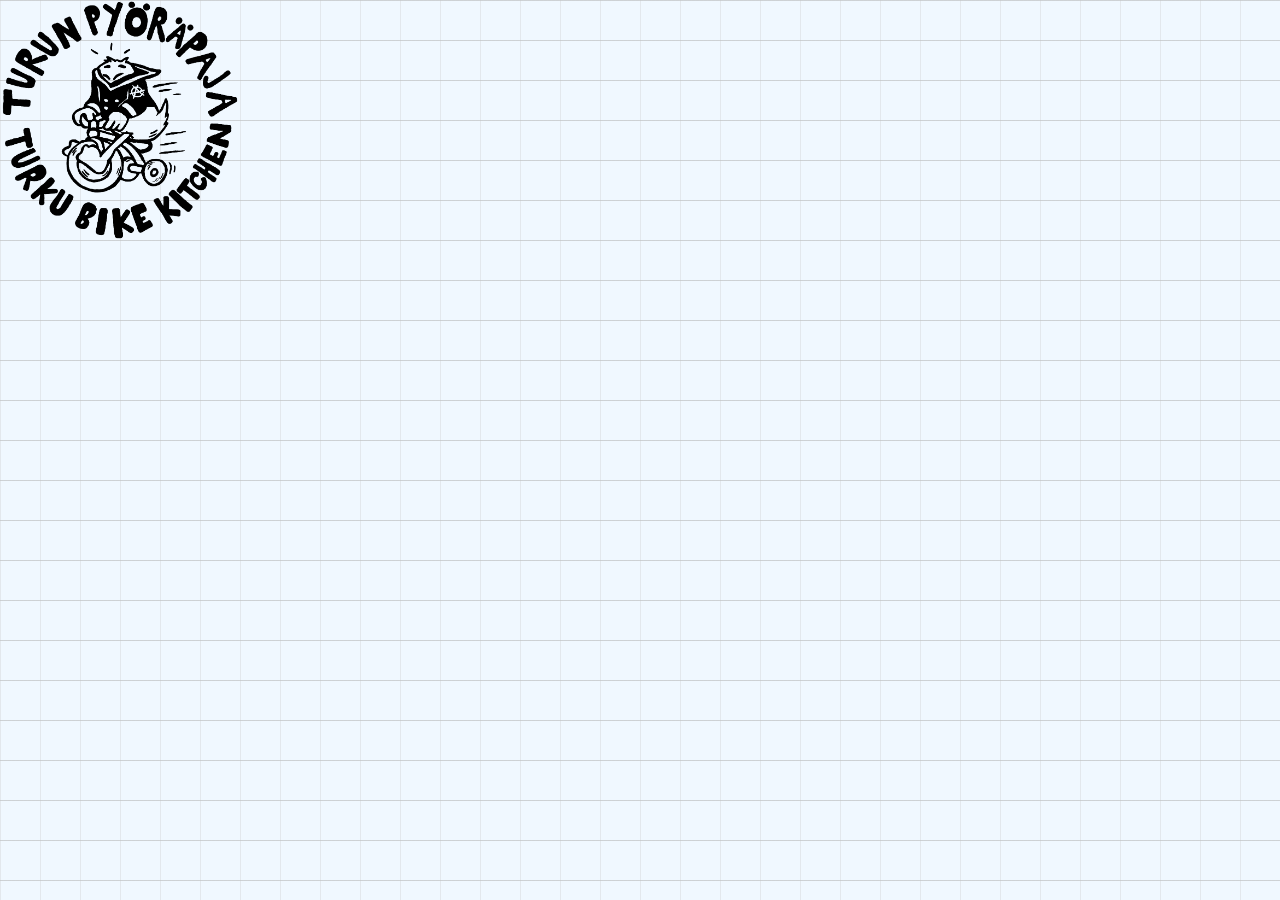
<file: index.html>
<!doctype html>
<html lang="en">
  <head>
    <meta charset="UTF-8" />
    <meta name="viewport" content="width=device-width, initial-scale=1.0" />
    <link rel="apple-touch-icon" sizes="180x180" href="src/static/apple-touch-icon.png" />
    <link rel="icon" type="image/png" sizes="32x32" href="src/static/favicon-32x32.png" />
    <link rel="icon" type="image/png" sizes="16x16" href="src/static/favicon-16x16.png" />
    <link rel="manifest" href="src/static/site.webmanifest" />
    <link rel="stylesheet" href="src/styles/index.css" />
    <title>Turun Pyöräpaja</title>
  </head>
  <body>
    <script src="src/js/index.js"></script>
    <img id="logo" src="src/static/img/logo.png" alt="Turun Pyöräpaja Logo" />
  </body>
</html>
</file>
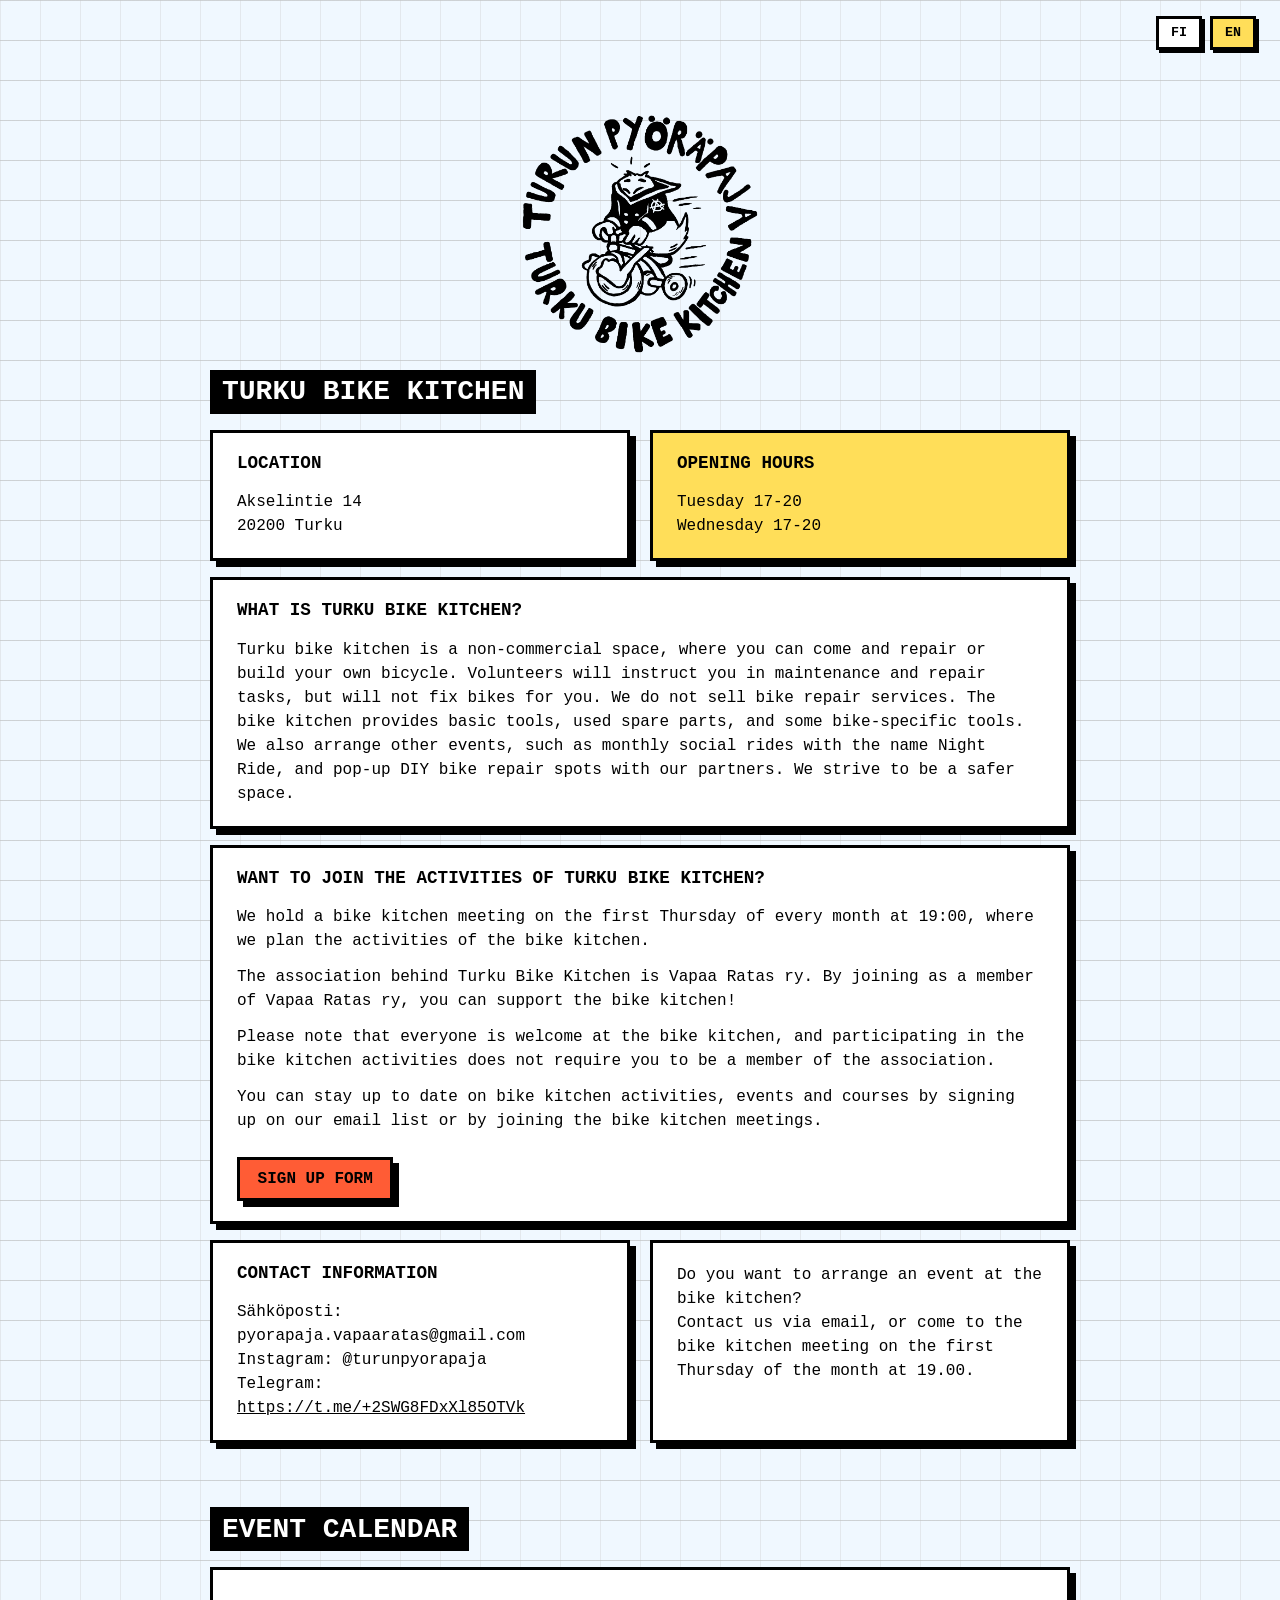
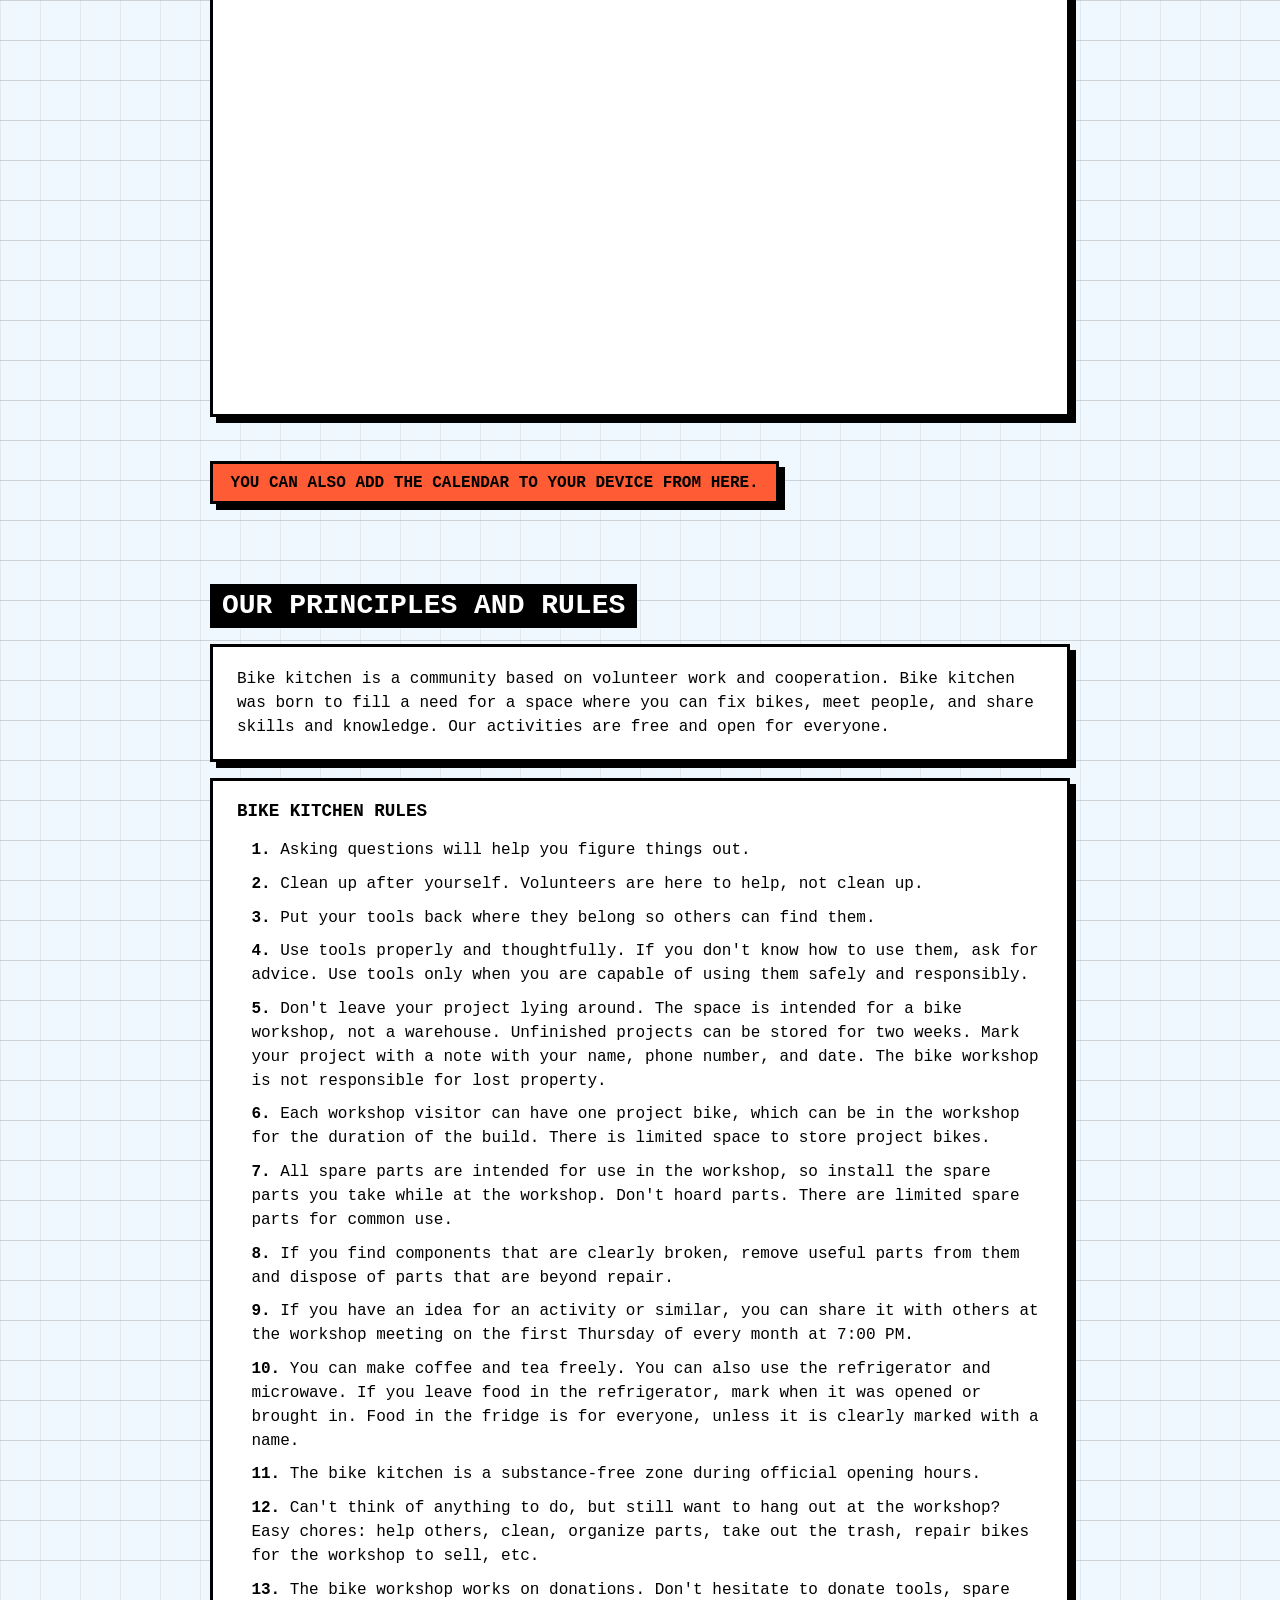
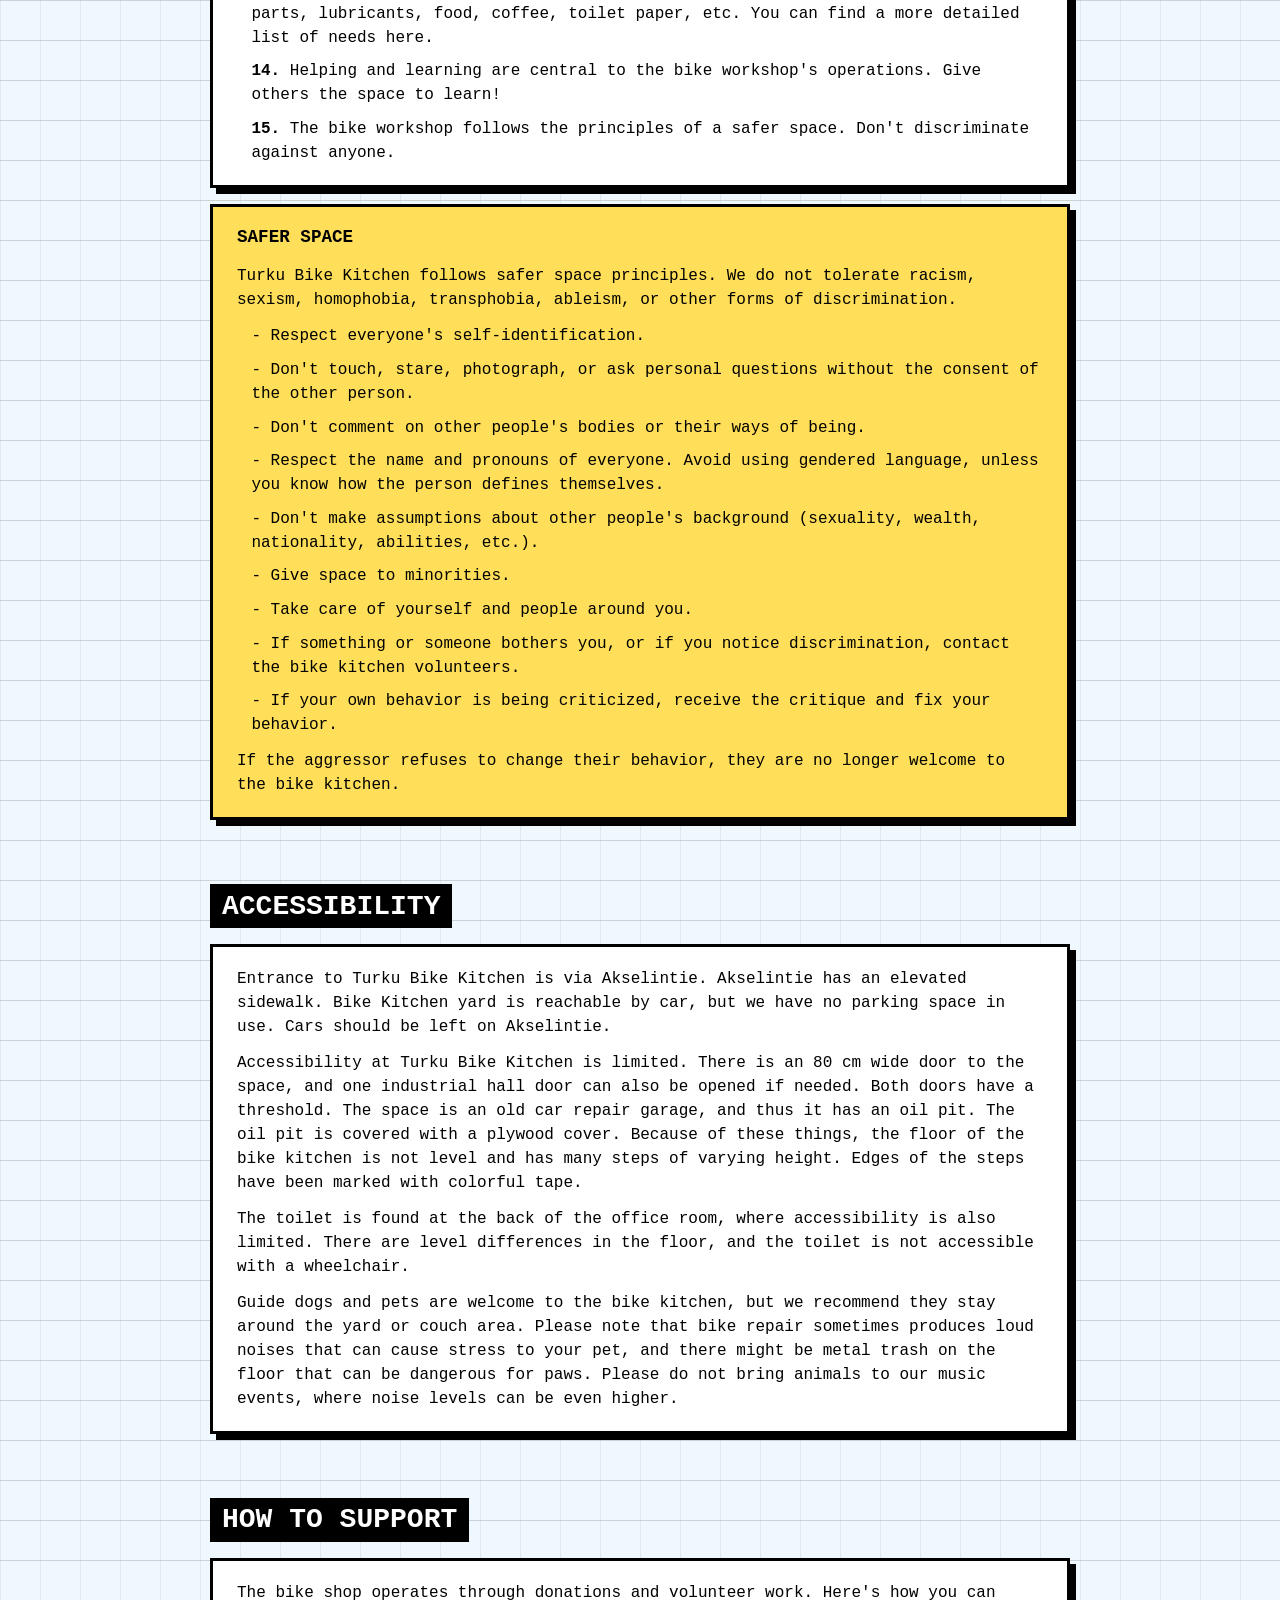
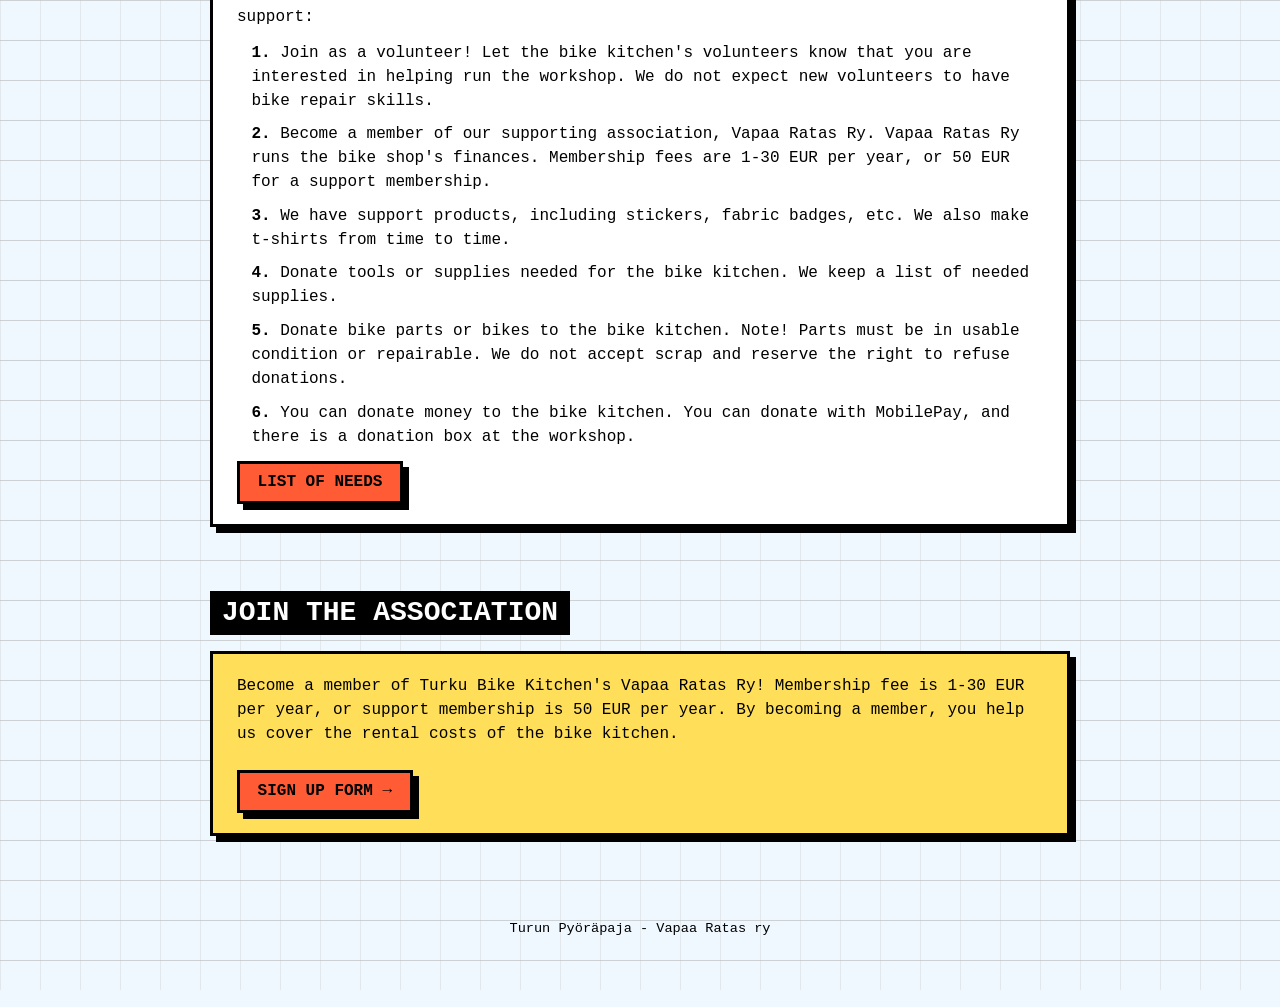
<file: src/index.html>
<!doctype html>
<html lang="fi">
  <head>
    <meta charset="UTF-8" />
    <meta name="viewport" content="width=device-width, initial-scale=1.0" />
    <meta name="description" content="Turun Pyöräpaja - Turku Bike Kitchen" />
    <link
      rel="apple-touch-icon"
      sizes="180x180"
      href="static/apple-touch-icon.png"
    />
    <link
      rel="icon"
      type="image/png"
      sizes="32x32"
      href="static/favicon-32x32.png"
    />
    <link
      rel="icon"
      type="image/png"
      sizes="16x16"
      href="static/favicon-16x16.png"
    />
    <link rel="manifest" href="static/site.webmanifest" />
    <link rel="stylesheet" href="styles/index.css" />
    <script src="js/i18n.js" defer></script>
    <title data-i18n="landing.title">Turun Pyöräpaja</title>
  </head>
  <body>
    <header class="site-header">
      <div
        class="lang-switch"
        id="lang-switch"
        role="group"
        aria-label="Language"
      >
        <button type="button" id="langToggleFi" data-lang="fi">FI</button>
        <button type="button" id="langToggleEn" data-lang="en">EN</button>
      </div>
    </header>
    <main id="app">
      <section id="landing" class="section">
        <img id="logo" src="static/img/logo.png" alt="Turun Pyöräpaja" />
        <h1 class="section-title" data-i18n="landing.title">Turun Pyöräpaja</h1>
        <div class="grid-2">
          <div class="brutal-card">
            <h3 data-i18n="landing.location">Sijainti</h3>
            <div data-i18n-html="landing.address">
              <p>Akselintie 14<br />20200 Turku</p>
            </div>
          </div>
          <div class="brutal-card accent-card">
            <h3 data-i18n="landing.opening_hours">Aukioloajat</h3>
            <div data-i18n-html="landing.opening_hours_details">
              <p>Tiistai 17-20<br />Keskiviikko 17-20</p>
            </div>
          </div>
        </div>
        <div class="brutal-card">
          <h3 data-i18n="landing.what_is">Mikä on Turun pyöräpaja?</h3>
          <p data-i18n="landing.description">
            Turun Pyöräpaja on vuonna 2018 perustettu ei-kaupallinen tila, jonne
            voi tulla itse korjaamaan tai rakentamaan polkupyörää. Vapaaehtoiset
            neuvovat ja auttavat huolloissa ja korjauksissa, mutta eivät tee
            huoltoa puolestasi. Emme myy pyörien korjauspalveluita. Käytössä on
            perustyökaluja, käytettyjä varaosia sekä joitakin erikoistyökaluja.
            Järjestämme myös muita tapahtumia, kuten kuukausittaisia yhteysajoja
            nimellä Night Ride, ja pop-up-pajoja yhteistyökumppaniemme kanssa.
            Noudatamme pyöräpajalla turvallisemman tilan periaatteita.
          </p>
        </div>
        <div class="brutal-card">
          <h3 data-i18n="landing.join_us">
            Haluatko tulla mukaan Turun pyöräpajan toimintaan?
          </h3>
          <p data-i18n="landing.meeting_info">
            Joka kuun ensimmäisenä torstaina pidetään pajakokous kello 19.00,
            jossa suunnitellaan pajan toimintaa.
          </p>
          <p data-i18n="landing.background_info">
            Turun pyöräpajan taustaorganisaatio on Vapaa ratas ry. Liittymällä
            jäseneksi voit tukea pajaa!
          </p>
          <p data-i18n="landing.participation_info">
            Pajan toimintaan osallistuminen ei edellytä yhdistyksen jäsenyyttä,
            vaan kaikki ovat tervetulleita mukaan.
          </p>
          <p data-i18n="landing.telegram_info">
            Pajan Telegram-kanavalle liittymällä ja pajakokouksiin
            osallistumalla pysyt kärryillä pajan toiminnasta, tapahtumista ja
            kursseista.
          </p>
          <a
            class="brutal-btn"
            href="https://docs.google.com/forms/d/e/1FAIpQLSfg6IdpMdDR_l4FjxCrsIzlXiaz4wbHpCbmNcGLcVOQNLjwfg/viewform?usp=header"
            target="_blank"
            rel="noopener noreferrer"
            data-i18n="landing.join_us_link"
            >Liittymislomake</a
          >
        </div>
        <div class="grid-2">
          <div class="brutal-card">
            <h3 data-i18n="landing.contact_info">Yhteystiedot</h3>
            <p>
              Sähköposti: pyorapaja.vapaaratas@gmail.com<br />
              Instagram: @turunpyorapaja<br />
              Telegram:
              <a
                href="https://t.me/+2SWG8FDxXl85OTVk"
                target="_blank"
                rel="noopener noreferrer"
                >https://t.me/+2SWG8FDxXl85OTVk</a
              >
            </p>
          </div>
          <div class="brutal-card" data-i18n-html="landing.event_info">
            <p>
              <strong>Haluatko järjestää tapahtuman pajalla?</strong><br />
              Ole yhteydessä sähköpostitse, tai tule pajakokoukseen kuukauden
              ensimmäinen torstai kello 19.00.
            </p>
          </div>
        </div>
      </section>

      <section id="calendar" class="section">
        <h2 class="section-title" data-i18n="calendar.title">
          Tapahtumakalenteri
        </h2>
        <iframe
          class="calendar-embed brutal-card"
          src="https://calendar.google.com/calendar/embed?src=pyorapaja.vapaaratas%40gmail.com&ctz=Europe%2FHelsinki&wkst=2"
          frameborder="0"
          scrolling="no"
          loading="lazy"
          title="Tapahtumakalenteri"
        ></iframe>
        <p>
          <a
            class="brutal-btn"
            href="https://calendar.google.com/calendar/u/0/r?cid=pyorapaja.vapaaratas@gmail.com"
            target="_blank"
            rel="noopener noreferrer"
            data-i18n="calendar.cta"
            >Voit myös lisätä kalenterin itsellesi tästä.</a
          >
        </p>
      </section>

      <section id="rules" class="section">
        <h2 class="section-title" data-i18n="rules.title">
          Toimintaperiaatteet ja säännöt
        </h2>
        <div class="brutal-card" data-i18n-html="rules.description">
          <p>Lukemalla seuraavat ohjeet selviät pajaelämästä iisimmin.</p>
          <p>
            Pyöräpaja on yhteisö, jonka toiminta perustuu vapaaehtoisuudelle ja
            yhteistoiminnalle.<br />
            Pyöräpaja syntyi tarpeesta avoimelle tilalle, jossa voi korjata
            pyöriä, tavata ihmisiä ja jakaa tietojaan ja taitojaan. Toiminta on
            maksutonta ja kaikille avointa.
          </p>
        </div>
        <div class="brutal-card">
          <h3 data-i18n="rules.rules">Pajasäännöt</h3>
          <ul class="brutal-list" data-i18n-list="rules.rules_list">
            <li>1. Kysymällä asiat selviävät.</li>
          </ul>
        </div>
        <div class="brutal-card accent-card">
          <h3 data-i18n="rules.safer_space">Turvallisempi tila</h3>
          <p data-i18n="rules.safer_space_description">
            Noudatamme pyöräpajalla turvallisemman tilan periaatteita. Jokaisen
            on kyettävä kokemaan olonsa mukavaksi pajalla emmekä hyväksy
            vihamielistä tai häiritsevää käytöstä.
          </p>
          <ul class="brutal-list" data-i18n-list="rules.safer_space_rules">
            <li>Kunnioita jokaisen itsemäärittelyä.</li>
          </ul>
          <p data-i18n="rules.safer_space_additional_info">
            Jos huomaat jonkun käyttäytyvän rasistisesti, seksistisesti,
            homofobisesti tai muuten syrjivän tai kohtelevan ihmisiä huonosti,
            puutu tilanteeseen tai ilmoita vapaaehtoisille. Jos häiritsevä
            käytös jatkuu, käsittelemme tapauksen yhdessä. Jos häiriön
            aiheuttaja ei ole valmis muuttamaan toimintaansa, hän ei ole
            tervetullut pajalle.
          </p>
        </div>
      </section>

      <section id="accessibility" class="section">
        <h2 class="section-title" data-i18n="accessibility.title">
          Saavutettavuus ja esteettömyys
        </h2>
        <div class="brutal-card" data-i18n-html="accessibility.description">
          <p>
            Kulku Turun Pyöräpajalle tapahtuu Akselintien kautta. Akselintiellä
            on ajoradasta korotettu jalkakäytävä. Turun Pyöräpajan pihalle
            pääsee autolla, mutta pihalla ei ole parkkitilaa pyöräpajan
            käytössä. Autot tulee jättää Akselintien varteen.
          </p>
          <p>
            Turun Pyöräpaja on esteellinen. Tilaan kulkee 80cm leveä ovi, ja
            toinen leveistä tehdashalliovista on avattavissa. Kummankin kohdalla
            on kynnys. Tila on aikaisemmin ollut autokorjaamo, ja tämän takia
            tilasta löytyy öljykaivo, joka on peitetty vanerikannella.
            Öljykaivon ja tämän kannen takia tilan lattia ei ole tasainen.
            Tilasta löytyy monia eri korkuisia tasoeroja. Tasoeroja on merkitty
            värikkäällä teipillä.
          </p>
          <p>
            WC löytyy toimistotilan takaosasta, jonne kulku on myös esteellinen.
            Lattiassa on tasoeroja, ja vessaan ei mahdu pyörätuolilla.
          </p>
          <p>
            Opaskoirat ja lemmikkieläimet ovat tervetulleita pajalle, mutta
            niiden suositellaan oleilevan pihalla tai sohvien luona. Otathan
            huomioon pyöränkorjauksesta tulevat kovat äänet, jotka voivat
            stressata eläimiä, sekä lattialla olevat metalliroskat, jotka voivat
            vahingoittaa tassuja. Ethän tuo eläimiä musiikkitapahtumiin, joissa
            on kova meteli.
          </p>
        </div>
      </section>

      <section id="support" class="section">
        <h2 class="section-title" data-i18n="support.title">Kuinka tukea</h2>
        <div class="brutal-card">
          <p data-i18n="support.description">
            Pyöräpaja toimii lahjoitus- ja vapaaehtoistoimin. Näin voit tukea:
          </p>
          <ul class="brutal-list" data-i18n-list="support.support_list">
            <li></li>
          </ul>
          <a
            class="brutal-btn"
            href="https://docs.google.com/document/d/1dbl9vijzUfbWqq5HUz82BjK2hrZLy4qMeUCoam4jCwA/edit?usp=sharing"
            target="_blank"
            rel="noopener noreferrer"
            data-i18n="support.list_of_needs"
          >
            Lista tarpeista
          </a>
        </div>
      </section>

      <section id="join" class="section">
        <h2 class="section-title" data-i18n="join.title">Liity yhdistykseen</h2>
        <div class="brutal-card accent-card">
          <p data-i18n="join.description">
            Liity Turun Pyöräpajan Vapaa Ratas Ry jäseneksi! Jäsenmaksu on 1-30€
            vuodessa, tukijäsenyys on 50€ vuodessa. Liittymällä jäseneksi autat
            meitä kattamaan pyöräpajan vuokrakuluja.
          </p>
          <a
            class="brutal-btn"
            href="https://docs.google.com/forms/d/e/1FAIpQLSfg6IdpMdDR_l4FjxCrsIzlXiaz4wbHpCbmNcGLcVOQNLjwfg/viewform?usp=header"
            target="_blank"
            rel="noopener noreferrer"
            ><span data-i18n="join.cta">Liittymislomake</span> &rarr;</a
          >
        </div>
      </section>
    </main>
    <footer class="site-footer">
      <p>Turun Pyöräpaja - Vapaa Ratas ry</p>
    </footer>
    <script src="js/index.js" defer></script>
  </body>
</html>
</file>
<file: src/styles/index.css>
:root {
  --color-bg: #f0f8ff;
  --color-surface: #ffffff;
  --color-accent: #ffde59;
  --color-accent-2: #ff5c35;
  --color-text: #000000;
  --border-width: 3px;
  --shadow-offset: 6px;
  --shadow: var(--shadow-offset) var(--shadow-offset) 0 var(--color-text);
}

html {
  font-family: 'Roboto Mono', monospace;
  box-sizing: border-box;
  font-weight: 400;
  color-scheme: light dark;
  color: var(--color-text);
  background-color: var(--color-bg);
  background-image: linear-gradient(90deg, #c4c4c44d 1px, #0000 0px), linear-gradient(#b3b3b390 1px, #0000 0px);
  background-size: 40px 40px;
}

*,
*::before,
*::after {
  box-sizing: inherit;
}

[hidden] {
  display: none !important;
}

body {
  margin: 0;
  padding: 0;
  min-height: 100vh;
}

img {
  max-width: 100%;
}

a {
  color: inherit;
}

/* Header */

.site-header {
  top: 0;
  z-index: 10;
  display: flex;
  flex-wrap: wrap;
  align-items: center;
  justify-content: flex-end;
  gap: 1rem 1.5rem;
  padding: 1rem 1.5rem;
}

#logo {
  height: 15rem;
  object-fit: contain;
}

#site-title {
  margin: 0;
  font-size: 1.25rem;
  font-weight: 700;
  text-transform: uppercase;
  letter-spacing: 0.02em;
}

.lang-switch {
  display: flex;
  gap: 0.5rem;
}

.lang-switch button {
  color: var(--color-text);
  font-family: inherit;
  font-weight: 700;
  padding: 0.4rem 0.75rem;
  border: var(--border-width) solid var(--color-text);
  background-color: var(--color-surface);
  box-shadow: 3px 3px 0 var(--color-text);
  cursor: pointer;
  transition: transform 0.1s ease, box-shadow 0.1s ease, background-color 0.1s ease;
}

.lang-switch button:hover {
  transform: translate(-2px, -2px);
  box-shadow: 5px 5px 0 var(--color-text);
}

.lang-switch button.active {
  background-color: var(--color-accent);
}

/* Main content */

#app {
  max-width: 900px;
  margin: 0 auto;
  padding: 1.5rem 1.25rem 3rem;
  display: flex;
  flex-direction: column;
  gap: 2.5rem;
}

section {
  display: flex;
  flex-direction: column;
  gap: 1rem;
  scroll-margin-top: 5.5rem;
  margin-top: 1.5rem;
}

.section-title {
  display: inline-block;
  margin: 0;
  padding: 0.4rem 0.75rem;
  font-size: 1.75rem;
  text-transform: uppercase;
  background-color: var(--color-text);
  color: var(--color-surface);
  width: fit-content;
}

.grid-2 {
  display: grid;
  grid-template-columns: 1fr 1fr;
  gap: 1.25rem;
}

.brutal-card {
  background-color: var(--color-surface);
  border: var(--border-width) solid var(--color-text);
  box-shadow: var(--shadow);
  padding: 1.25rem 1.5rem;
}

.brutal-card.accent-card {
  background-color: var(--color-accent);
}

.brutal-card h3 {
  margin-top: 0;
  text-transform: uppercase;
  font-size: 1.1rem;
}

.brutal-card p {
  line-height: 1.5;
  margin: 0.75rem 0;
}

.brutal-card p:first-child {
  margin-top: 0;
}

.brutal-card p:last-child {
  margin-bottom: 0;
}

.brutal-list {
  list-style: none;
  margin: 0.75rem 0 0;
  padding: 0;
  display: flex;
  flex-direction: column;
  gap: 0.6rem;
}

.brutal-list li {
  padding-left: 0.9rem;
  
  line-height: 1.5;
}

.brutal-btn {
  display: inline-block;
  margin-top: 0.75rem;
  padding: 0.6rem 1.1rem;
  border: var(--border-width) solid var(--color-text);
  background-color: var(--color-accent-2);
  color: var(--color-text);
  font-weight: 700;
  text-decoration: none;
  text-transform: uppercase;
  box-shadow: var(--shadow);
  transition: transform 0.1s ease, box-shadow 0.1s ease;
}

.brutal-btn:hover,
.brutal-btn:focus-visible {
  transform: translate(-3px, -3px);
  box-shadow: 9px 9px 0 var(--color-text);
}

.calendar-embed {
  width: 100%;
  max-width: 900px;
  height: 450px;
  border: var(--border-width) solid var(--color-text);
  display: block;
}

.site-footer {
  text-align: center;
  padding: 1.5rem 1rem 2.5rem;
  font-size: 0.85rem;
}

@media (max-width: 640px) {
  .grid-2 {
    grid-template-columns: 1fr;
  }

  .section-title {
    font-size: 1.4rem;
  }

  .calendar-embed {
    height: 320px;
  }
}
</file>
